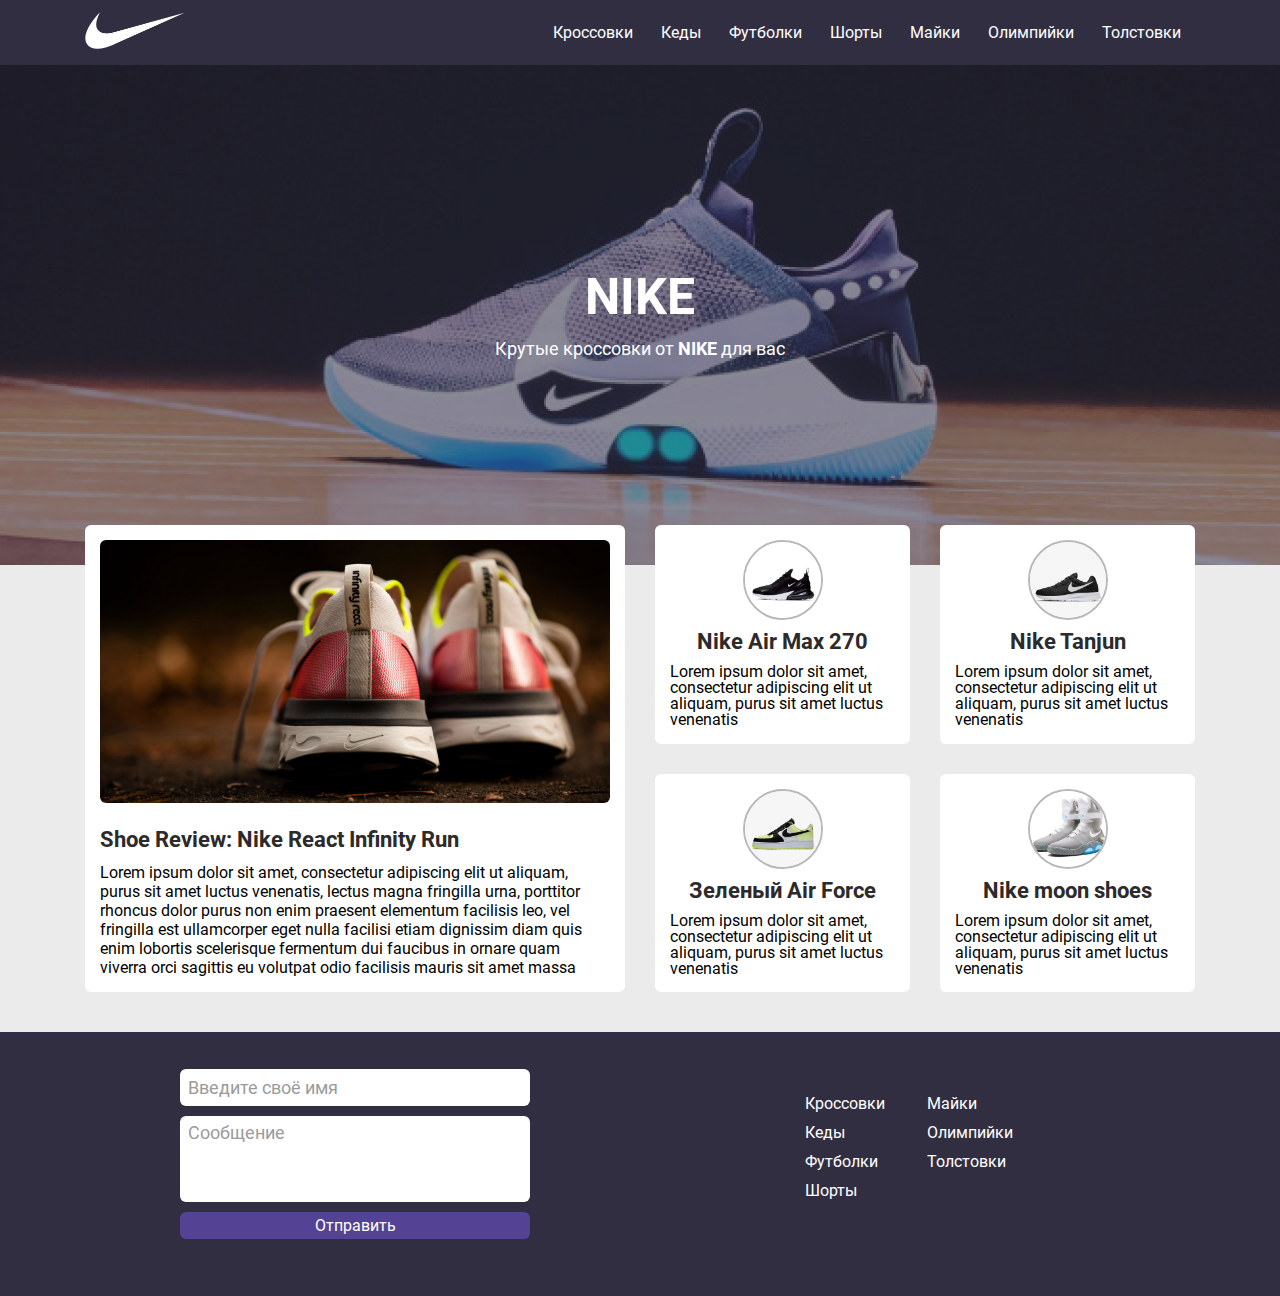
<file: index.html>
<!DOCTYPE html>
<html lang="en">
<head>
  <meta charset="UTF-8">
  <meta http-equiv="X-UA-Compatible" content="IE=edge">
  <meta name="viewport" content="width=device-width, initial-scale=1.0">
  <title>Document</title>
  <link rel="stylesheet" href="CSS/main.css">
</head>
<body>
  <!-- navbar -->
  <div class="navbar">
    <div class="navbar_nav">
      <a href="#!" class="navbar_nav--logo">
        <img src="images/alpha.png" alt="">
      </a>
      
      <ul class="navbar_nav--list">
        <li><a href="#!">Кроссовки</a></li>
        <li><a href="#!">Кеды</a></li>
        <li><a href="#!">Футболки</a></li>
        <li><a href="#!">Шорты</a></li>
        <li><a href="#!">Майки</a></li>
        <li><a href="#!">Олимпийки</a></li>
        <li><a href="#!">Толстовки</a></li>
      </ul>
    </div>
  </div>
  <!-- navbar end -->
  
  <!-- header -->
  <div class="header">
    <div class="header_content">
      <h1>nike</h1>
      <p>Крутые кроссовки от <span>nike</span> для вас</p>
    </div>
  </div>
  <!-- header end -->
  
  <!-- content -->
  <div class="content">
    <div class="content__info">
      <img src="images/Delta.jpg" alt="">
      <h3>Shoe Review: Nike React Infinity Run</h3>
      <p>Lorem ipsum dolor sit amet, consectetur adipiscing elit ut aliquam, purus sit amet luctus venenatis, lectus magna fringilla urna, porttitor rhoncus dolor purus non enim praesent elementum facilisis leo, vel fringilla est ullamcorper eget nulla facilisi etiam dignissim diam quis enim lobortis scelerisque fermentum dui faucibus in ornare quam viverra orci sagittis eu volutpat odio facilisis mauris sit amet massa</p>
    </div>
    <div class="content__cards">
      <div class="card">
        <img src="images/item1.jpg" alt="">
        <h3>Nike Air Max 270</h3>
        <p>Lorem ipsum dolor sit amet, consectetur adipiscing elit ut aliquam, purus sit amet luctus venenatis</p>
      </div>
      <div class="card">
        <img src="images/item4.jpg" alt="">
        <h3> Nike Tanjun</h3>
        <p>Lorem ipsum dolor sit amet, consectetur adipiscing elit ut aliquam, purus sit amet luctus venenatis</p>
      </div>
      <div class="card">
        <img src="images/item3.jpg" alt="">
        <h3>Зеленый Air Force</h3>
        <p>Lorem ipsum dolor sit amet, consectetur adipiscing elit ut aliquam, purus sit amet luctus venenatis</p>
      </div>
      <div class="card">
        <img src="images/item2.jpg" alt="">
        <h3>Nike moon shoes</h3>
        <p>Lorem ipsum dolor sit amet, consectetur adipiscing elit ut aliquam, purus sit amet luctus venenatis</p>
      </div>
    </div>
  </div>
  <!-- content end -->
  
  <!-- footer -->
  <div class="footer">
    <div class="footer_form">
      <form action="">
        <input type="text" name="" placeholder="Введите своё имя">
        <textarea name="" placeholder="Сообщение"></textarea>
        <button type="button">Отправить</button>
      </form>
    </div>
    <div class="footer_navbar">
      <ul class="footer_navbar--list">
        <li><a href="#!">Кроссовки</a></li>
        <li><a href="#!">Кеды</a></li>
        <li><a href="#!">Футболки</a></li>
        <li><a href="#!">Шорты</a></li>
        <li><a href="#!">Майки</a></li>
        <li><a href="#!">Олимпийки</a></li>
        <li><a href="#!">Толстовки</a></li>
      </ul>
    </div>
  </div>
  <!-- footer end -->
  
  
</body>
</html>
</file>
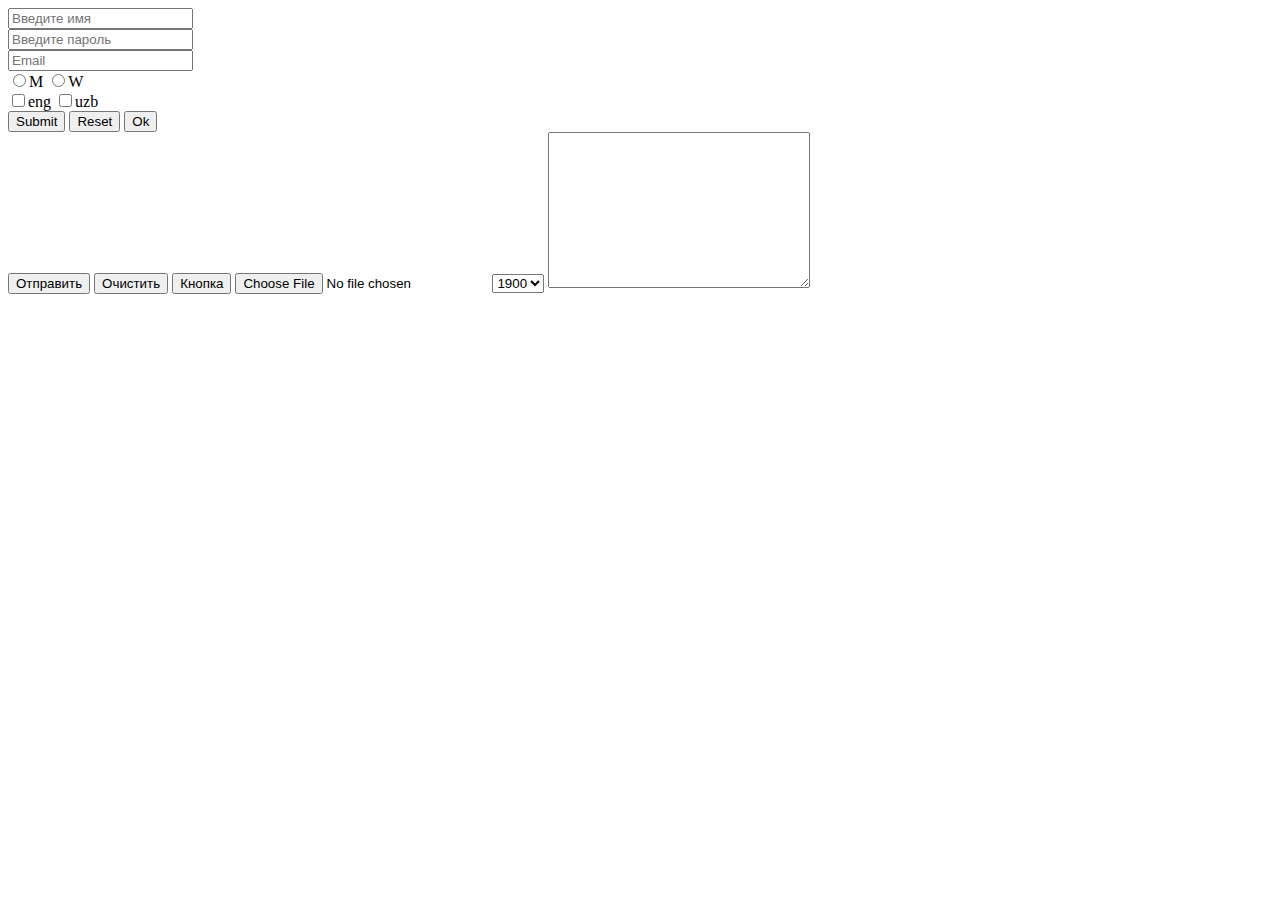
<file: form.html>
<!DOCTYPE html>
<html lang="en">
<head>
  <meta charset="UTF-8">
  <meta http-equiv="X-UA-Compatible" content="IE=edge">
  <meta name="viewport" content="width=device-width, initial-scale=1.0">
  <title>Document</title>
</head>
<body>
  <form action="">
    <input type="text" name="" placeholder="Введите имя"> <br>
    <input type="password" name="" placeholder="Введите пароль"> <br>
    <input type="email" name="" placeholder="Email"> <br>
    
    <label>
      <input type="radio" name="gender" value="M">M
    </label>
    <label>
      <input type="radio" name="gender" value="W">W
    </label>
    <br>
    
    <label>
      <input type="checkbox" name="eng" value="eng">eng
    </label>
    <label>
      <input type="checkbox" name="uzb" value="uzb">uzb
    </label>
    <br>
    <input type="submit">
    <input type="reset">
    <input type="button" value="Ok"> <br>
    
    <button type="submit">Отправить</button>
    <button type="reset">Очистить</button>
    <button type="button">Кнопка</button>
    
    <input type="file" name="">
    
    <select name="" id="">
      <option value="1900">1900</option>
      <option value="1901">1901</option>
      <option value="1902">1902</option>
    </select>
    
    <textarea name="" id="" cols="30" rows="10"></textarea>
  </form>
  
</body>
</html>
</file>
<file: CSS/main.css>
@font-face{
  font-family: 'roboto';
  src: url('../fonts/Roboto-Regular.ttf') format('truetype');
  font-weight: 400;
}
@font-face{
  font-family: 'roboto';
  src: url('../fonts/Roboto-Bold.ttf') format('truetype');
  font-weight: 700;
}
*{
  margin: 0;
  padding: 0;
  box-sizing: border-box;
  font-family: 'roboto';
  font-weight: 400;
  list-style: none;
  text-decoration: none;
}
/* navbar */
.navbar{
  width: 100%;
  min-height: 40px;
  background: #322e41;
}
.navbar_nav{
  max-width: 1140px;
  width: 95%;
  min-height: 40px;
  /* border: 1px solid red; */
  padding: 0 15px;
  margin: 0 auto;
  display: flex;
  justify-content: space-between;
  align-items: center;
}
.navbar_nav--logo img{
  width: 100px;
  padding: 10px 0;
}
.navbar_nav--list{
  display: flex;
}
.navbar_nav--list a{
  padding: 23px 14px;
  display: flex;
  color: #ffffff;
  font-size: 16px;
  line-height: 19px;
}
.navbar_nav--list a:hover{
  background: #ffffff;
  color: #d47300;
}
/* header */
.header{
  width: 100%;
  min-height: 500px;
  /* border: 2px solid red; */
  background: url('../images/Charlie.jpg') no-repeat center center / cover;
  display: flex;
  justify-content: center;
  align-items: center;
}
.header_content{
  width: 300px;
  min-height: 40px;
  /* border: 3px solid green; */
}
.header_content h1{
  font-size: 50px;
  line-height: 52px;
  font-weight: 700;
  color: #ffffff;
  text-align: center;
  text-transform: uppercase;
}
.header_content p{
  color: #ffffff;
  text-align: center;
  font-size: 18px;
  line-height: 21px;
  margin-top: 15px;
}
.header_content span{
  font-weight: 700;
  text-transform: uppercase;
}
/* content */
.content{
  width: 100%;
  min-height: 200px;
  background: #ebebeb;
  display: flex;
  justify-content: center;
  gap: 30px;
}
.content__info,
.content__cards{
  max-width: 540px;
  width: 55%;
  min-height: 200px;
  /* border: 2px solid red; */
  transform: translateY(-40px);
}
.content__info{
  background: #ffffff;
  border-radius: 6px;
  padding: 15px;
}
.content__info img{
  width: 100%;
  height: 263px;
  object-fit: cover;
  border-radius: 6px;
}
.content__info h3,
.card h3{
  font-size: 22px;
  line-height: 26px;
  color:#2C2A2A;
  font-weight: 700;
  margin: 20px 0 10px;
}
.content__info p
.card p{
  font-size: 16px;
  line-height: 19px;
  color: #9B9B9B;
}
.content__cards{
  display: flex;
  flex-wrap: wrap;
  gap: 30px;
}
.card{
  width: 255px;
  min-height: 200px;
  background: #ffffff;
  border-radius: 6px;
  padding: 15px;
  display: flex;
  flex-direction: column;
  align-items: center;
}
.card img{
  width: 80px;
  height: 80px;
  object-fit: cover;
  display: flex;
  border: 2px solid #b8b8b8;
  border-radius: 50%;
}
.card h3{
  margin: 12px 0;
  line-height: 20px;
}
.card p{
  line-height: 16px;
}
/* footer */
.footer{
  width: 100%;
  min-height: 100px;
  background: #322E41;
  padding: 37px 0 57px;
  display: flex;
  justify-content: center;
  gap: 30px;
}
.footer_form,
.footer_navbar{
  width: 540px;
  min-height: 50px;
  /* border: 2px solid red; */
}
.footer_navbar{
  display: flex;
  justify-content: center;
  align-items: center;
}
.footer_navbar--list{
  width: 250px;
  height: 130px;
  display: flex;
  flex-direction: column;
  flex-wrap: wrap;
}
.footer_navbar--list a{
  color: #ffffff;
  padding: 5px;
  display: flex;
  font-size: 16px;
  line-height: 19px;
}
.footer_navbar--list a:hover{
  color: #d47300;
}

.footer_form form{
  display: flex;
  flex-direction: column;
  width: 100%;
  padding: 0 95px;
}
.footer_form input,
.footer_form textarea{
  border-radius: 6px;
  outline: none;
  border: none;
  padding: 8px;
  margin-bottom: 10px;
  font-size: 18px;
  line-height: 18px;
}
.footer_form input::placeholder,
.footer_form textarea::placeholder{
  color: #9B9B9B;
}
.footer_form textarea{
  height: 86px;
  resize: none;
}
.footer_form button{
  border-radius: 6px;
  background:#544294;
  color: #ffffff;
  padding: 4px;
  font-size: 16px;
  line-height: 19px;
  border: none;
  outline: none;
}

@media (max-width: 1400px) {}
@media (max-width: 1200px) {}
@media (max-width: 992px) {
  .content__cards{
    width: 55%;
    justify-content: space-between;
    flex-direction: column;
    align-items: center;
  }
  .content__info{
    height: 500px;
  }
}
@media (max-width: 768px) {
  .navbar_nav{
    flex-wrap: wrap;
    flex-direction: column;
    text-align: center;
  }
  .content__info{
    width: 1400px;
    height: 500px;
  }
}
@media (max-width: 576px) {
  .navbar_nav--list{
    flex-direction: column;
  }
  .content{
    flex-direction: column;
  }
  .content__info{
    width: 100%;
    height: 500px;
  }
  .content__cards{
    margin: 0 100px;
  }
  .footer_navbar{
    margin: 0 0 0 -70px;
  }
}
@media (max-width: 480px) {
  .navbar_nav--list{
    flex-direction: column;
  }
  .content__info{
    width: 100%;
    height: 500px;
  }
  .content__cards{
    gap: 30px;
  }
  .footer_navbar{
    margin: 0 0 0 -90px;
  }
  .footer_navbar--list{
    margin: -50px 0 10px 0;
    flex-direction: column;
    flex-wrap: nowrap;
  }
}
@media (max-width: 320px) {
  .content__info{
    width: 100%;
    height: 600px;
  }
  .content__cards{
    margin: 0 40px;
  }
  .footer{
    flex-direction: column;
  }
  .footer_form{
    margin: 0 -90px;
  }
  .footer_navbar{
    margin: 30px 0;
  }
}
</file>
